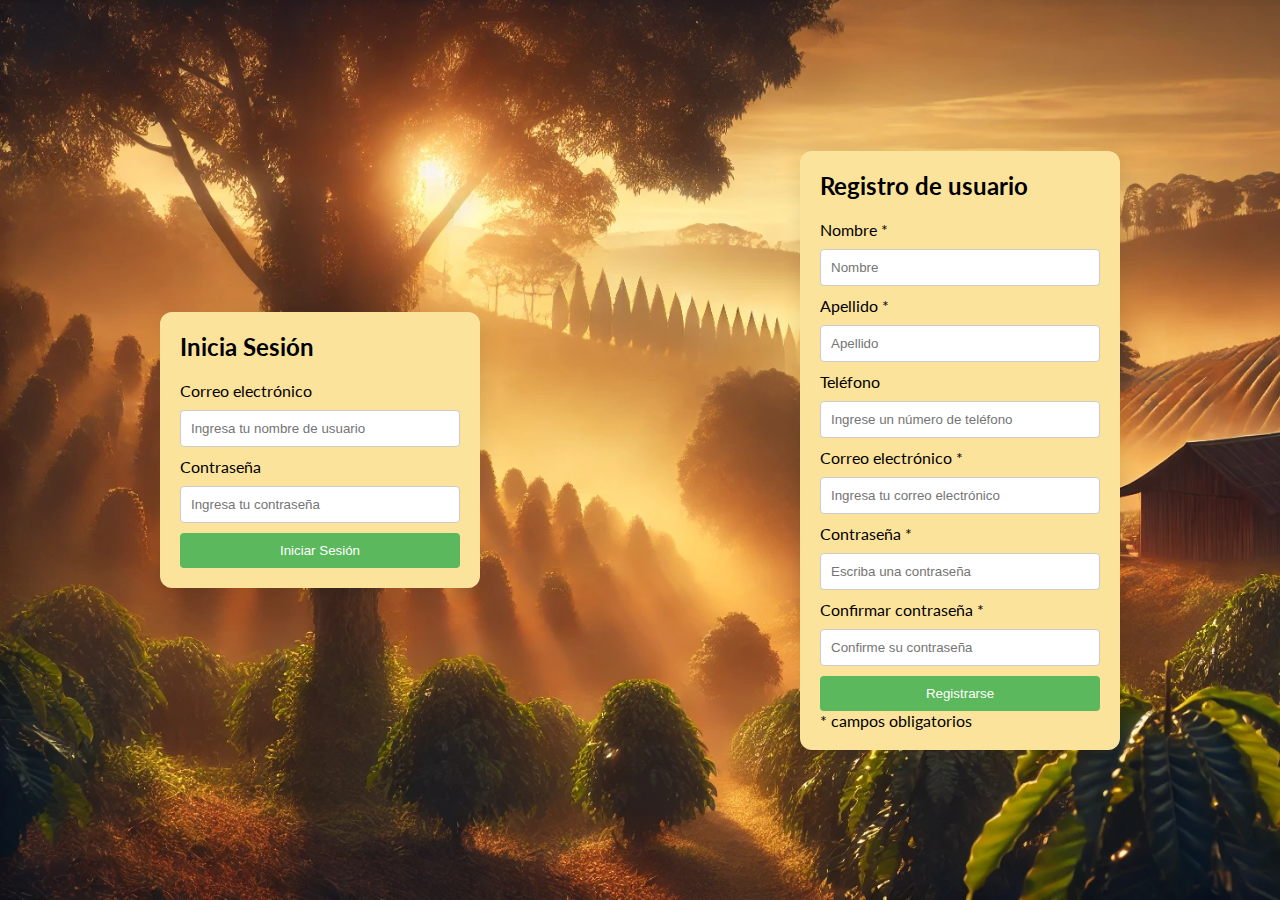
<file: pages/auth.html>
<!DOCTYPE html>
<html lang="en">
<head>
    <meta charset="UTF-8">
    <meta name="viewport" content="width=device-width, initial-scale=1.0">
    <title>Autenticación - Café Aroma de Lía</title>
    <link rel="stylesheet" href="../style.css">
</head>
<body>
    <div class="auth-container">
        <h2>Inicia Sesión</h2>
        <form action="/login" method="post">

            <label for="username">Correo electrónico</label>
            <input type="text" name="username" id="username" placeholder="Ingresa tu nombre de usuario" required>

            <label for="password">Contraseña</label>
            <input type="password" name="password" id="password" placeholder="Ingresa tu contraseña" required>

            <button type="submit">Iniciar Sesión</button>
        </form>
    </div>
    <div class="auth-container register">
        <h2>Registro de usuario</h2>
        <form action="/register" method="post">

            <label for="register-name">Nombre *</label>
            <input type="text" name="register-name" id="register-name" placeholder="Nombre" required>

            <label for="register-surname">Apellido *</label>
            <input type="text" name="register-surname" id="register-surname" placeholder="Apellido" required>

            <label for="telephone">Teléfono</label>
            <input type="phone" name="telephone" id="telephone" placeholder="Ingrese un número de teléfono" required>

            <label for="email">Correo electrónico *</label>
            <input type="email" name="email" id="email" placeholder="Ingresa tu correo electrónico" required>
            
            <label for="password">Contraseña *</label>
            <input type="password" name="password" placeholder="Escriba una contraseña" required>

            <label for="password">Confirmar contraseña *</label>
            <input type="password" name="confirm_password" placeholder="Confirme su contraseña" required>

            <button type="submit">Registrarse</button>
        </form>
        <span>* campos obligatorios</span>
    </div>
</body>
</html>
</file>
<file: style.css>
/* Header */
@import url("css/header.css");

/* Catálogo de productos */
@import url("css/products.css");

/* Carrito de compras */

/* Autenticación */
@import url("css/auth.css");

/* Fonts */
@import url('https://fonts.googleapis.com/css2?family=Lato:ital,wght@0,400;0,700;0,900;1,400;1,700;1,900&family=Montserrat+Alternates:ital,wght@0,300;0,400;0,500;0,600;0,700;0,800;0,900;1,300;1,400;1,500;1,600;1,700;1,800;1,900&family=Parisienne&display=swap');


*{
    padding: 0;
    margin: 0;
    box-sizing: border-box;
}
body{
    font-family: "Lato", sans-serif;
    background-image: url("img/background.jpg");
    background-size: cover;
}

main::before{
    content: "";
    display: block;
    height: 180px;
}
@media (max-width: 768px) {
    main::before{
        height: 100px;
    }
}
</file>
